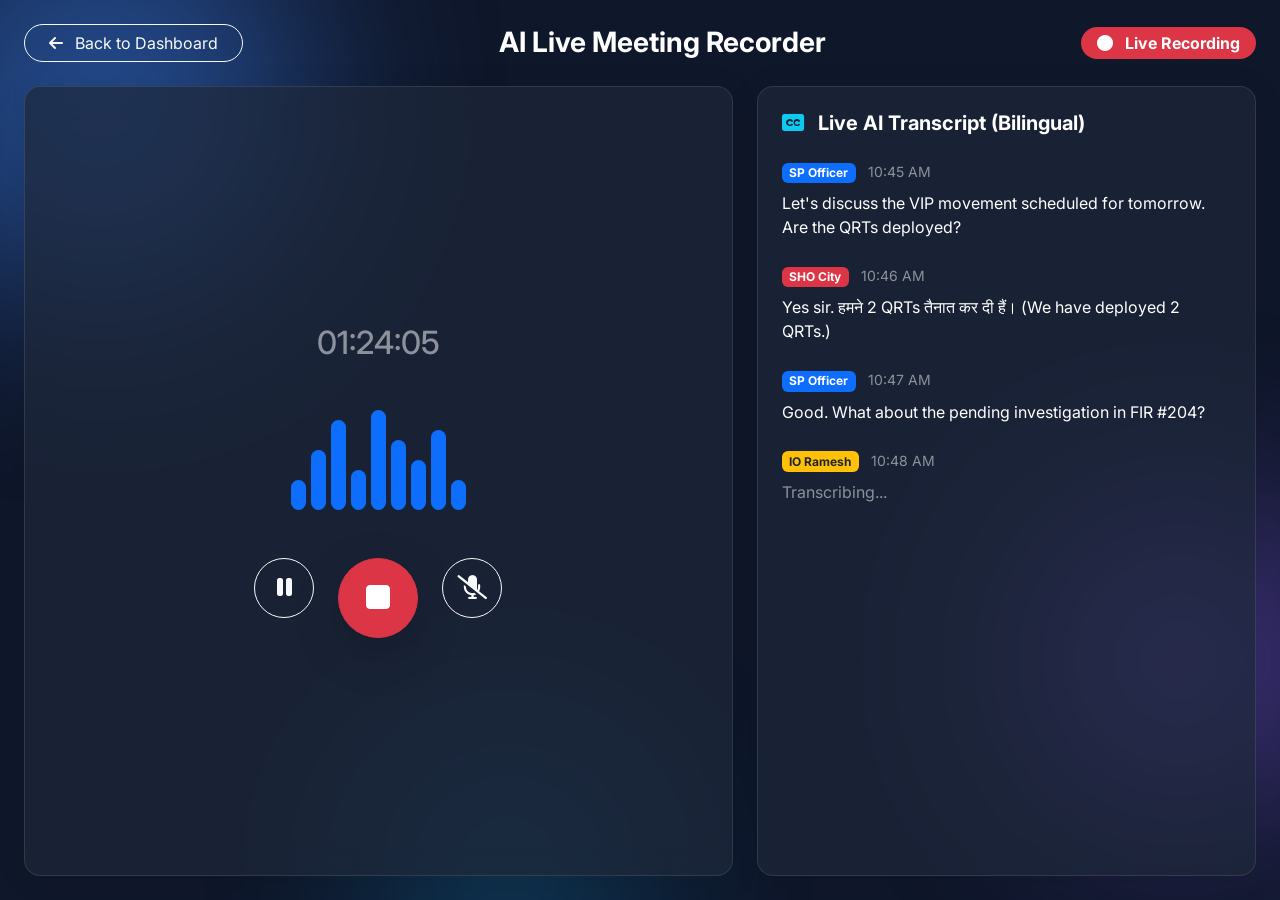
<file: meeting-recorder.html>
<!DOCTYPE html>
<html lang="en">
<head>
    <meta charset="UTF-8">
    <meta name="viewport" content="width=device-width, initial-scale=1.0">
    <title>AI Meeting Recorder</title>
    <link href="https://cdn.jsdelivr.net/npm/bootstrap@5.3.2/dist/css/bootstrap.min.css" rel="stylesheet">
    <link rel="stylesheet" href="https://cdnjs.cloudflare.com/ajax/libs/font-awesome/6.4.2/css/all.min.css">
    <link href="https://fonts.googleapis.com/css2?family=Inter:wght@300;400;500;600;700&display=swap" rel="stylesheet">
    <link rel="stylesheet" href="style.css">
</head>
<body class="dark-theme">
    
    <div class="bg-shape shape-1"></div>
    <div class="bg-shape shape-2"></div>
    <div class="bg-shape shape-3"></div>

    <div class="container-fluid min-vh-100 d-flex flex-column p-4">
        <div class="d-flex justify-content-between align-items-center mb-4">
            <a href="index.html" class="btn btn-outline-light rounded-pill px-4"><i class="fa-solid fa-arrow-left me-2"></i> Back to Dashboard</a>
            <h3 class="text-white fw-bold mb-0">AI Live Meeting Recorder</h3>
            <div class="badge bg-danger rounded-pill px-3 py-2 fs-6">
                <i class="fa-solid fa-circle text-white me-2" style="animation: pulse 1s infinite alternate;"></i> Live Recording
            </div>
        </div>

        <div class="row flex-grow-1 g-4">
            <!-- Audio Visualizer and Controls -->
            <div class="col-lg-7 d-flex flex-column">
                <div class="glass-card p-4 rounded-4 flex-grow-1 d-flex flex-column justify-content-center align-items-center position-relative">
                    
                    <h2 class="text-white-50 mb-5">01:24:05</h2>
                    
                    <!-- Fake Audio Visualizer -->
                    <div class="d-flex align-items-end mb-5" style="height: 100px; gap: 5px;">
                        <div class="bg-primary rounded-pill" style="width: 15px; height: 30%;"></div>
                        <div class="bg-primary rounded-pill" style="width: 15px; height: 60%;"></div>
                        <div class="bg-primary rounded-pill" style="width: 15px; height: 90%;"></div>
                        <div class="bg-primary rounded-pill" style="width: 15px; height: 40%;"></div>
                        <div class="bg-primary rounded-pill" style="width: 15px; height: 100%;"></div>
                        <div class="bg-primary rounded-pill" style="width: 15px; height: 70%;"></div>
                        <div class="bg-primary rounded-pill" style="width: 15px; height: 50%;"></div>
                        <div class="bg-primary rounded-pill" style="width: 15px; height: 80%;"></div>
                        <div class="bg-primary rounded-pill" style="width: 15px; height: 30%;"></div>
                    </div>

                    <div class="d-flex gap-4">
                        <button class="btn btn-outline-light rounded-circle" style="width: 60px; height: 60px;"><i class="fa-solid fa-pause fs-4"></i></button>
                        <button class="btn btn-danger rounded-circle shadow-lg" style="width: 80px; height: 80px;"><i class="fa-solid fa-stop fs-2"></i></button>
                        <button class="btn btn-outline-light rounded-circle" style="width: 60px; height: 60px;"><i class="fa-solid fa-microphone-slash fs-4"></i></button>
                    </div>
                </div>
            </div>

            <!-- Live Transcript -->
            <div class="col-lg-5">
                <div class="glass-card p-4 rounded-4 h-100 d-flex flex-column">
                    <h5 class="text-white fw-bold mb-4"><i class="fa-solid fa-closed-captioning text-info me-2"></i> Live AI Transcript (Bilingual)</h5>
                    
                    <div class="flex-grow-1 overflow-auto pe-2" style="max-height: 500px;">
                        <div class="mb-4">
                            <span class="badge bg-primary mb-2">SP Officer</span> <span class="text-white-50 small ms-2">10:45 AM</span>
                            <p class="text-white">Let's discuss the VIP movement scheduled for tomorrow. Are the QRTs deployed?</p>
                        </div>
                        <div class="mb-4">
                            <span class="badge bg-danger mb-2">SHO City</span> <span class="text-white-50 small ms-2">10:46 AM</span>
                            <p class="text-white">Yes sir. हमने 2 QRTs तैनात कर दी हैं। (We have deployed 2 QRTs.)</p>
                        </div>
                        <div class="mb-4">
                            <span class="badge bg-primary mb-2">SP Officer</span> <span class="text-white-50 small ms-2">10:47 AM</span>
                            <p class="text-white">Good. What about the pending investigation in FIR #204?</p>
                        </div>
                        <div class="mb-4 position-relative">
                            <span class="badge bg-warning text-dark mb-2">IO Ramesh</span> <span class="text-white-50 small ms-2">10:48 AM</span>
                            <div class="spinner-grow spinner-grow-sm text-info ms-2" role="status"></div>
                            <p class="text-white-50">Transcribing...</p>
                        </div>
                    </div>
                </div>
            </div>
        </div>
    </div>

    <style>
        @keyframes pulse {
            0% { opacity: 0.5; }
            100% { opacity: 1; }
        }
    </style>
</body>
</html>
</file>
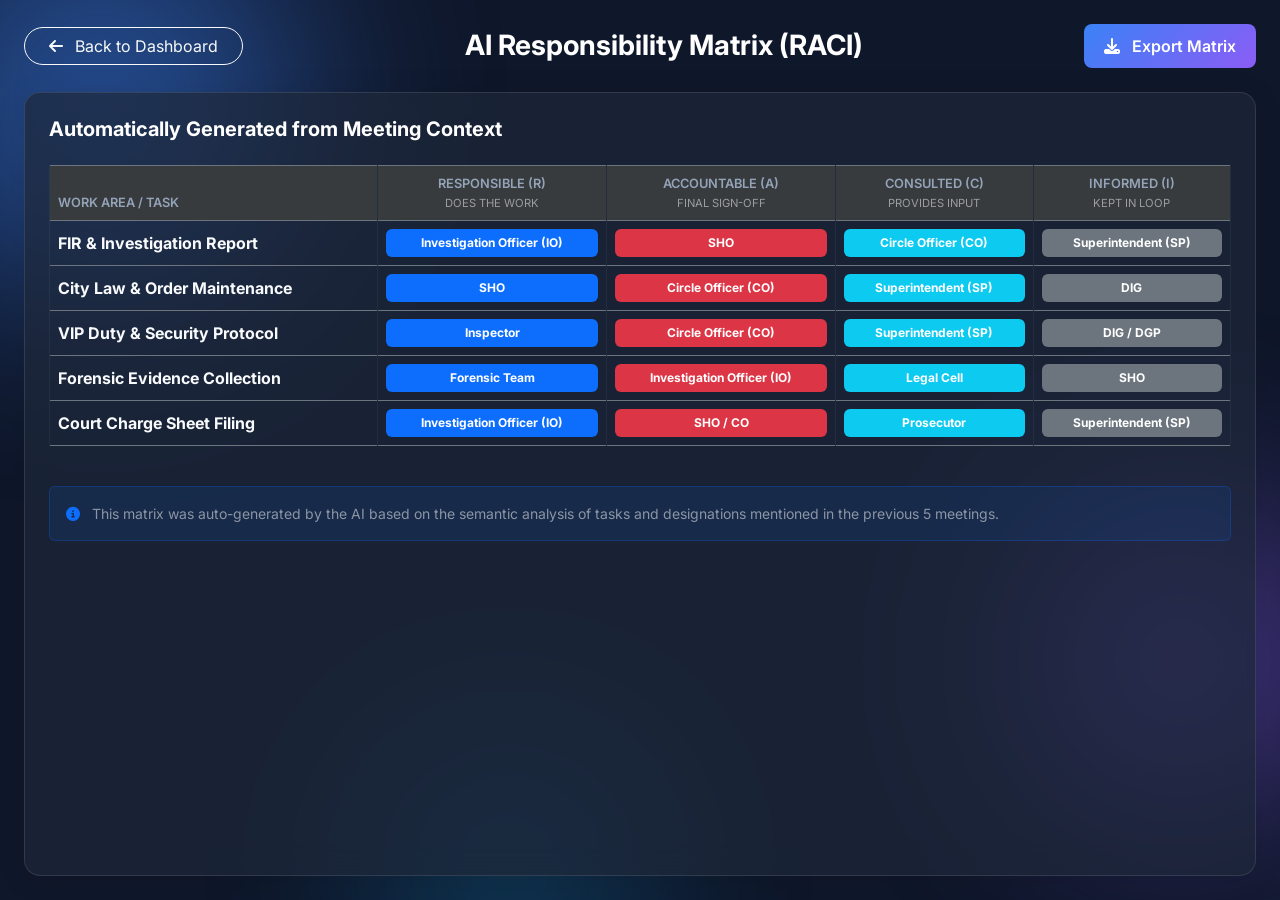
<file: raci.html>
<!DOCTYPE html>
<html lang="en">
<head>
    <meta charset="UTF-8">
    <meta name="viewport" content="width=device-width, initial-scale=1.0">
    <title>AI RACI Matrix</title>
    <link href="https://cdn.jsdelivr.net/npm/bootstrap@5.3.2/dist/css/bootstrap.min.css" rel="stylesheet">
    <link rel="stylesheet" href="https://cdnjs.cloudflare.com/ajax/libs/font-awesome/6.4.2/css/all.min.css">
    <link href="https://fonts.googleapis.com/css2?family=Inter:wght@300;400;500;600;700&display=swap" rel="stylesheet">
    <link rel="stylesheet" href="style.css">
</head>
<body class="dark-theme">
    
    <div class="bg-shape shape-1"></div>
    <div class="bg-shape shape-2"></div>
    <div class="bg-shape shape-3"></div>

    <div class="container-fluid min-vh-100 d-flex flex-column p-4">
        <div class="d-flex justify-content-between align-items-center mb-4">
            <a href="index.html" class="btn btn-outline-light rounded-pill px-4"><i class="fa-solid fa-arrow-left me-2"></i> Back to Dashboard</a>
            <h3 class="text-white fw-bold mb-0">AI Responsibility Matrix (RACI)</h3>
            <button class="btn btn-primary premium-btn">
                <i class="fa-solid fa-download me-2"></i> Export Matrix
            </button>
        </div>

        <div class="glass-card p-4 rounded-4 flex-grow-1">
            <h5 class="text-white fw-bold mb-4">Automatically Generated from Meeting Context</h5>
            
            <div class="table-responsive">
                <table class="table table-dark table-bordered border-secondary glass-table text-center align-middle">
                    <thead class="table-active text-white-50">
                        <tr>
                            <th class="text-start">Work Area / Task</th>
                            <th>Responsible (R)<br><small class="text-white-50 fw-normal">Does the work</small></th>
                            <th>Accountable (A)<br><small class="text-white-50 fw-normal">Final sign-off</small></th>
                            <th>Consulted (C)<br><small class="text-white-50 fw-normal">Provides input</small></th>
                            <th>Informed (I)<br><small class="text-white-50 fw-normal">Kept in loop</small></th>
                        </tr>
                    </thead>
                    <tbody>
                        <tr>
                            <td class="text-start fw-bold">FIR & Investigation Report</td>
                            <td><span class="badge bg-primary p-2 w-100">Investigation Officer (IO)</span></td>
                            <td><span class="badge bg-danger p-2 w-100">SHO</span></td>
                            <td><span class="badge bg-info p-2 w-100">Circle Officer (CO)</span></td>
                            <td><span class="badge bg-secondary p-2 w-100">Superintendent (SP)</span></td>
                        </tr>
                        <tr>
                            <td class="text-start fw-bold">City Law & Order Maintenance</td>
                            <td><span class="badge bg-primary p-2 w-100">SHO</span></td>
                            <td><span class="badge bg-danger p-2 w-100">Circle Officer (CO)</span></td>
                            <td><span class="badge bg-info p-2 w-100">Superintendent (SP)</span></td>
                            <td><span class="badge bg-secondary p-2 w-100">DIG</span></td>
                        </tr>
                        <tr>
                            <td class="text-start fw-bold">VIP Duty & Security Protocol</td>
                            <td><span class="badge bg-primary p-2 w-100">Inspector</span></td>
                            <td><span class="badge bg-danger p-2 w-100">Circle Officer (CO)</span></td>
                            <td><span class="badge bg-info p-2 w-100">Superintendent (SP)</span></td>
                            <td><span class="badge bg-secondary p-2 w-100">DIG / DGP</span></td>
                        </tr>
                        <tr>
                            <td class="text-start fw-bold">Forensic Evidence Collection</td>
                            <td><span class="badge bg-primary p-2 w-100">Forensic Team</span></td>
                            <td><span class="badge bg-danger p-2 w-100">Investigation Officer (IO)</span></td>
                            <td><span class="badge bg-info p-2 w-100">Legal Cell</span></td>
                            <td><span class="badge bg-secondary p-2 w-100">SHO</span></td>
                        </tr>
                        <tr>
                            <td class="text-start fw-bold">Court Charge Sheet Filing</td>
                            <td><span class="badge bg-primary p-2 w-100">Investigation Officer (IO)</span></td>
                            <td><span class="badge bg-danger p-2 w-100">SHO / CO</span></td>
                            <td><span class="badge bg-info p-2 w-100">Prosecutor</span></td>
                            <td><span class="badge bg-secondary p-2 w-100">Superintendent (SP)</span></td>
                        </tr>
                    </tbody>
                </table>
            </div>
            
            <div class="mt-4 p-3 bg-primary bg-opacity-10 border border-primary border-opacity-25 rounded text-white-50 small">
                <i class="fa-solid fa-circle-info text-primary me-2"></i> This matrix was auto-generated by the AI based on the semantic analysis of tasks and designations mentioned in the previous 5 meetings.
            </div>
        </div>
    </div>
</body>
</html>
</file>
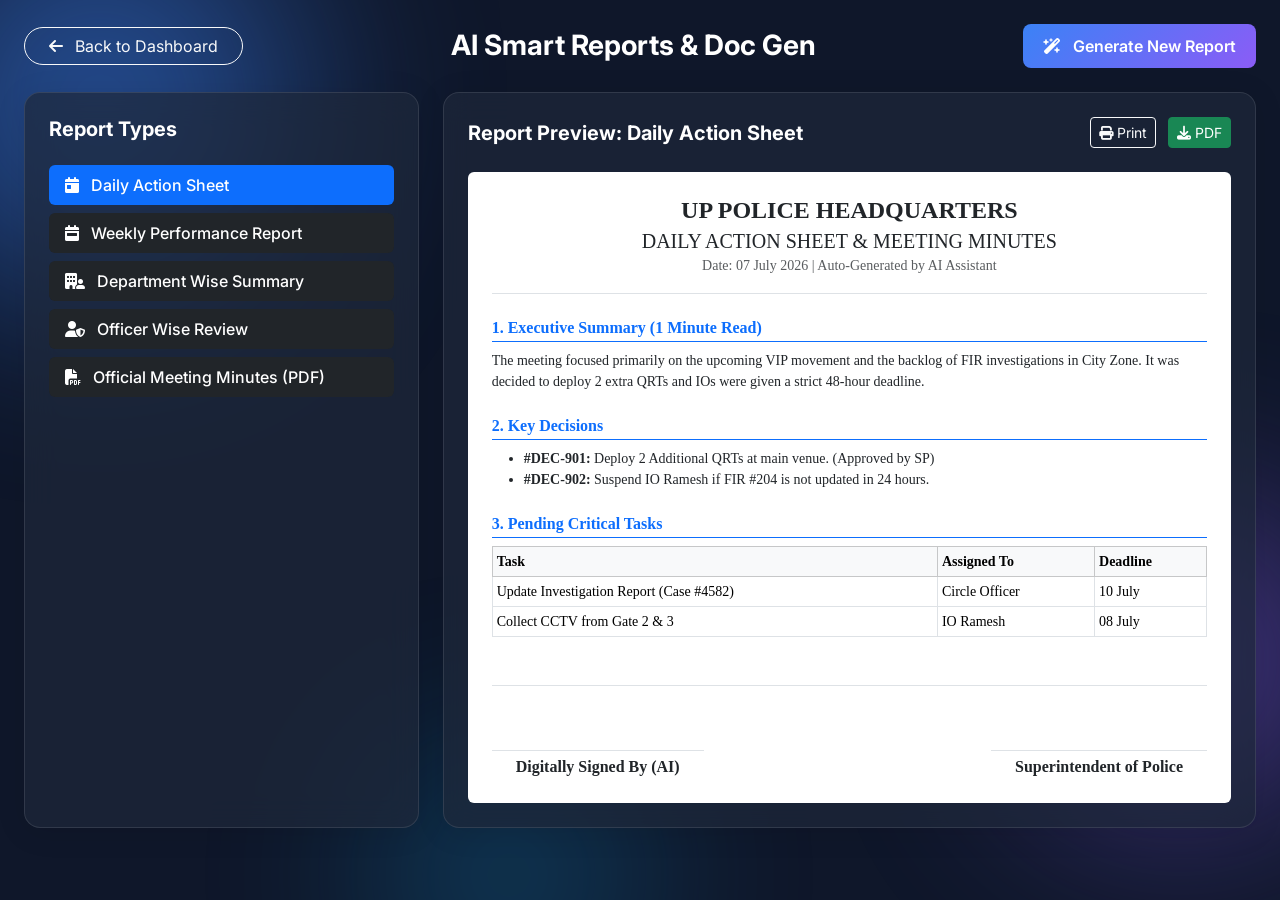
<file: reports.html>
<!DOCTYPE html>
<html lang="en">
<head>
    <meta charset="UTF-8">
    <meta name="viewport" content="width=device-width, initial-scale=1.0">
    <title>AI Smart Reports & Doc Gen</title>
    <link href="https://cdn.jsdelivr.net/npm/bootstrap@5.3.2/dist/css/bootstrap.min.css" rel="stylesheet">
    <link rel="stylesheet" href="https://cdnjs.cloudflare.com/ajax/libs/font-awesome/6.4.2/css/all.min.css">
    <link href="https://fonts.googleapis.com/css2?family=Inter:wght@300;400;500;600;700&display=swap" rel="stylesheet">
    <link rel="stylesheet" href="style.css">
</head>
<body class="dark-theme">
    
    <div class="bg-shape shape-1"></div>
    <div class="bg-shape shape-2"></div>
    <div class="bg-shape shape-3"></div>

    <div class="container-fluid min-vh-100 d-flex flex-column p-4">
        <div class="d-flex justify-content-between align-items-center mb-4">
            <a href="index.html" class="btn btn-outline-light rounded-pill px-4"><i class="fa-solid fa-arrow-left me-2"></i> Back to Dashboard</a>
            <h3 class="text-white fw-bold mb-0">AI Smart Reports & Doc Gen</h3>
            <button class="btn btn-primary premium-btn">
                <i class="fa-solid fa-wand-magic-sparkles me-2"></i> Generate New Report
            </button>
        </div>

        <div class="row g-4">
            <div class="col-lg-4">
                <div class="glass-card p-4 rounded-4 h-100">
                    <h5 class="text-white fw-bold mb-4">Report Types</h5>
                    
                    <div class="list-group">
                        <button class="list-group-item list-group-item-action active bg-primary border-0 text-white mb-2 rounded">
                            <i class="fa-solid fa-calendar-day me-2"></i> Daily Action Sheet
                        </button>
                        <button class="list-group-item list-group-item-action bg-dark border-0 text-white mb-2 rounded border border-secondary border-opacity-25">
                            <i class="fa-solid fa-calendar-week me-2"></i> Weekly Performance Report
                        </button>
                        <button class="list-group-item list-group-item-action bg-dark border-0 text-white mb-2 rounded border border-secondary border-opacity-25">
                            <i class="fa-solid fa-building-user me-2"></i> Department Wise Summary
                        </button>
                        <button class="list-group-item list-group-item-action bg-dark border-0 text-white mb-2 rounded border border-secondary border-opacity-25">
                            <i class="fa-solid fa-user-shield me-2"></i> Officer Wise Review
                        </button>
                        <button class="list-group-item list-group-item-action bg-dark border-0 text-white mb-2 rounded border border-secondary border-opacity-25">
                            <i class="fa-solid fa-file-pdf me-2"></i> Official Meeting Minutes (PDF)
                        </button>
                    </div>
                </div>
            </div>

            <div class="col-lg-8">
                <div class="glass-card p-4 rounded-4 h-100">
                    <div class="d-flex justify-content-between align-items-center mb-4">
                        <h5 class="text-white fw-bold mb-0">Report Preview: Daily Action Sheet</h5>
                        <div>
                            <button class="btn btn-sm btn-outline-light me-2"><i class="fa-solid fa-print"></i> Print</button>
                            <button class="btn btn-sm btn-success"><i class="fa-solid fa-download"></i> PDF</button>
                        </div>
                    </div>
                    
                    <div class="bg-white text-dark p-4 rounded" style="min-height: 400px; font-family: serif;">
                        <div class="text-center mb-4 border-bottom pb-3">
                            <h4 class="fw-bold mb-1">UP POLICE HEADQUARTERS</h4>
                            <h5 class="mb-0">DAILY ACTION SHEET & MEETING MINUTES</h5>
                            <small class="text-muted">Date: 07 July 2026 | Auto-Generated by AI Assistant</small>
                        </div>
                        
                        <h6 class="fw-bold text-primary border-bottom border-primary pb-1">1. Executive Summary (1 Minute Read)</h6>
                        <p class="small">The meeting focused primarily on the upcoming VIP movement and the backlog of FIR investigations in City Zone. It was decided to deploy 2 extra QRTs and IOs were given a strict 48-hour deadline.</p>
                        
                        <h6 class="fw-bold text-primary border-bottom border-primary pb-1 mt-4">2. Key Decisions</h6>
                        <ul class="small">
                            <li><strong>#DEC-901:</strong> Deploy 2 Additional QRTs at main venue. (Approved by SP)</li>
                            <li><strong>#DEC-902:</strong> Suspend IO Ramesh if FIR #204 is not updated in 24 hours.</li>
                        </ul>
                        
                        <h6 class="fw-bold text-primary border-bottom border-primary pb-1 mt-4">3. Pending Critical Tasks</h6>
                        <table class="table table-sm table-bordered small mt-2">
                            <thead class="table-light">
                                <tr>
                                    <th>Task</th>
                                    <th>Assigned To</th>
                                    <th>Deadline</th>
                                </tr>
                            </thead>
                            <tbody>
                                <tr>
                                    <td>Update Investigation Report (Case #4582)</td>
                                    <td>Circle Officer</td>
                                    <td>10 July</td>
                                </tr>
                                <tr>
                                    <td>Collect CCTV from Gate 2 & 3</td>
                                    <td>IO Ramesh</td>
                                    <td>08 July</td>
                                </tr>
                            </tbody>
                        </table>
                        
                        <div class="mt-5 pt-3 border-top d-flex justify-content-between">
                            <div class="text-center">
                                <br><br>
                                <span class="fw-bold border-top px-4 pt-1 d-inline-block">Digitally Signed By (AI)</span>
                            </div>
                            <div class="text-center">
                                <br><br>
                                <span class="fw-bold border-top px-4 pt-1 d-inline-block">Superintendent of Police</span>
                            </div>
                        </div>
                    </div>
                </div>
            </div>
        </div>
    </div>
</body>
</html>
</file>
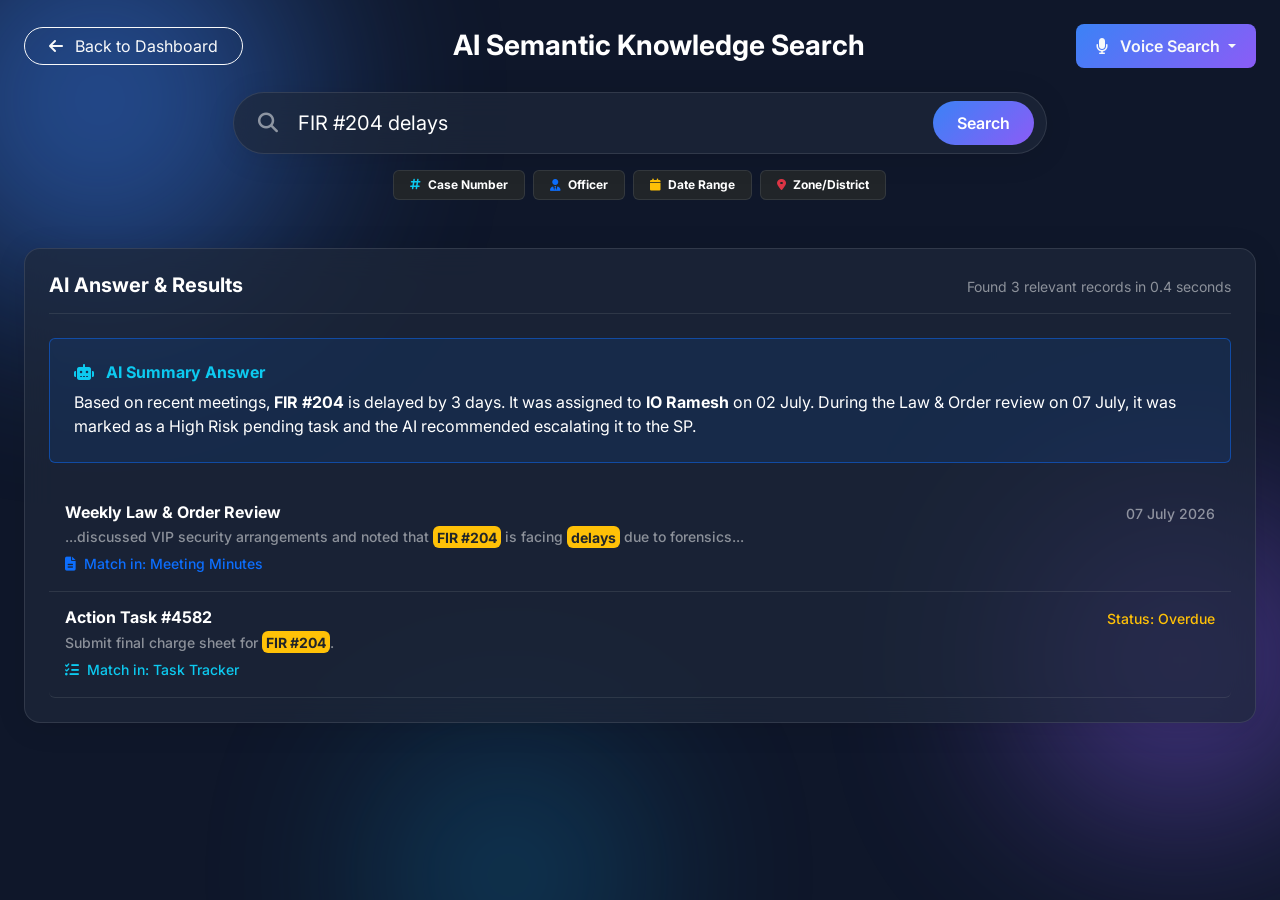
<file: search.html>
<!DOCTYPE html>
<html lang="en">
<head>
    <meta charset="UTF-8">
    <meta name="viewport" content="width=device-width, initial-scale=1.0">
    <title>AI Meeting Search (Semantic)</title>
    <link href="https://cdn.jsdelivr.net/npm/bootstrap@5.3.2/dist/css/bootstrap.min.css" rel="stylesheet">
    <link rel="stylesheet" href="https://cdnjs.cloudflare.com/ajax/libs/font-awesome/6.4.2/css/all.min.css">
    <link href="https://fonts.googleapis.com/css2?family=Inter:wght@300;400;500;600;700&display=swap" rel="stylesheet">
    <link rel="stylesheet" href="style.css">
</head>
<body class="dark-theme">
    
    <div class="bg-shape shape-1"></div>
    <div class="bg-shape shape-2"></div>
    <div class="bg-shape shape-3"></div>

    <div class="container-fluid min-vh-100 d-flex flex-column p-4">
        <div class="d-flex justify-content-between align-items-center mb-4">
            <a href="index.html" class="btn btn-outline-light rounded-pill px-4"><i class="fa-solid fa-arrow-left me-2"></i> Back to Dashboard</a>
            <h3 class="text-white fw-bold mb-0">AI Semantic Knowledge Search</h3>
            <div class="dropdown">
                <button class="btn btn-outline-light premium-btn dropdown-toggle" type="button" data-bs-toggle="dropdown">
                    <i class="fa-solid fa-microphone me-2"></i> Voice Search
                </button>
                <ul class="dropdown-menu dropdown-menu-dark p-3" style="width: 250px;">
                    <li class="text-center text-white-50 small mb-2">Try saying:</li>
                    <li class="fst-italic text-info text-center small">"Show pending tasks for IO Ramesh"</li>
                    <li class="text-center mt-3"><button class="btn btn-danger rounded-circle"><i class="fa-solid fa-microphone"></i></button></li>
                </ul>
            </div>
        </div>

        <!-- Search Bar -->
        <div class="row justify-content-center mb-5">
            <div class="col-lg-8">
                <div class="glass-card p-2 rounded-pill d-flex align-items-center">
                    <i class="fa-solid fa-magnifying-glass text-white-50 ms-3 me-2 fs-5"></i>
                    <input type="text" class="form-control bg-transparent border-0 text-white shadow-none fs-5" placeholder="Search by Officer, FIR #, Keyword, or Ask a Question..." value="FIR #204 delays">
                    <button class="btn btn-primary premium-btn rounded-pill px-4 me-1">Search</button>
                </div>
                <div class="d-flex justify-content-center mt-3 gap-2 flex-wrap">
                    <span class="badge bg-dark border border-secondary border-opacity-25 px-3 py-2"><i class="fa-solid fa-hashtag text-info me-1"></i> Case Number</span>
                    <span class="badge bg-dark border border-secondary border-opacity-25 px-3 py-2"><i class="fa-solid fa-user-tie text-primary me-1"></i> Officer</span>
                    <span class="badge bg-dark border border-secondary border-opacity-25 px-3 py-2"><i class="fa-solid fa-calendar text-warning me-1"></i> Date Range</span>
                    <span class="badge bg-dark border border-secondary border-opacity-25 px-3 py-2"><i class="fa-solid fa-location-dot text-danger me-1"></i> Zone/District</span>
                </div>
            </div>
        </div>

        <!-- Search Results -->
        <div class="row g-4">
            <div class="col-12">
                <div class="glass-card p-4 rounded-4">
                    <div class="d-flex justify-content-between align-items-end mb-4 border-bottom border-secondary border-opacity-25 pb-3">
                        <h5 class="text-white fw-bold mb-0">AI Answer & Results</h5>
                        <span class="text-white-50 small">Found 3 relevant records in 0.4 seconds</span>
                    </div>

                    <!-- Semantic Answer -->
                    <div class="bg-primary bg-opacity-10 border border-primary border-opacity-50 p-4 rounded mb-4">
                        <h6 class="text-info fw-bold mb-2"><i class="fa-solid fa-robot me-2"></i> AI Summary Answer</h6>
                        <p class="text-white mb-0">Based on recent meetings, <strong>FIR #204</strong> is delayed by 3 days. It was assigned to <strong>IO Ramesh</strong> on 02 July. During the Law & Order review on 07 July, it was marked as a High Risk pending task and the AI recommended escalating it to the SP.</p>
                    </div>

                    <!-- Exact File Matches -->
                    <div class="list-group glass-table">
                        <a href="#" class="list-group-item list-group-item-action bg-transparent border-bottom border-secondary border-opacity-25 py-3">
                            <div class="d-flex w-100 justify-content-between">
                                <h6 class="text-white fw-bold mb-1">Weekly Law & Order Review</h6>
                                <small class="text-white-50">07 July 2026</small>
                            </div>
                            <p class="mb-1 text-white-50 small">...discussed VIP security arrangements and noted that <mark class="bg-warning px-1 rounded text-dark fw-bold">FIR #204</mark> is facing <mark class="bg-warning px-1 rounded text-dark fw-bold">delays</mark> due to forensics...</p>
                            <small class="text-primary"><i class="fa-solid fa-file-lines me-1"></i> Match in: Meeting Minutes</small>
                        </a>
                        
                        <a href="#" class="list-group-item list-group-item-action bg-transparent border-bottom border-secondary border-opacity-25 py-3">
                            <div class="d-flex w-100 justify-content-between">
                                <h6 class="text-white fw-bold mb-1">Action Task #4582</h6>
                                <small class="text-warning">Status: Overdue</small>
                            </div>
                            <p class="mb-1 text-white-50 small">Submit final charge sheet for <mark class="bg-warning px-1 rounded text-dark fw-bold">FIR #204</mark>.</p>
                            <small class="text-info"><i class="fa-solid fa-list-check me-1"></i> Match in: Task Tracker</small>
                        </a>
                    </div>
                </div>
            </div>
        </div>
    </div>
</body>
</html>
</file>
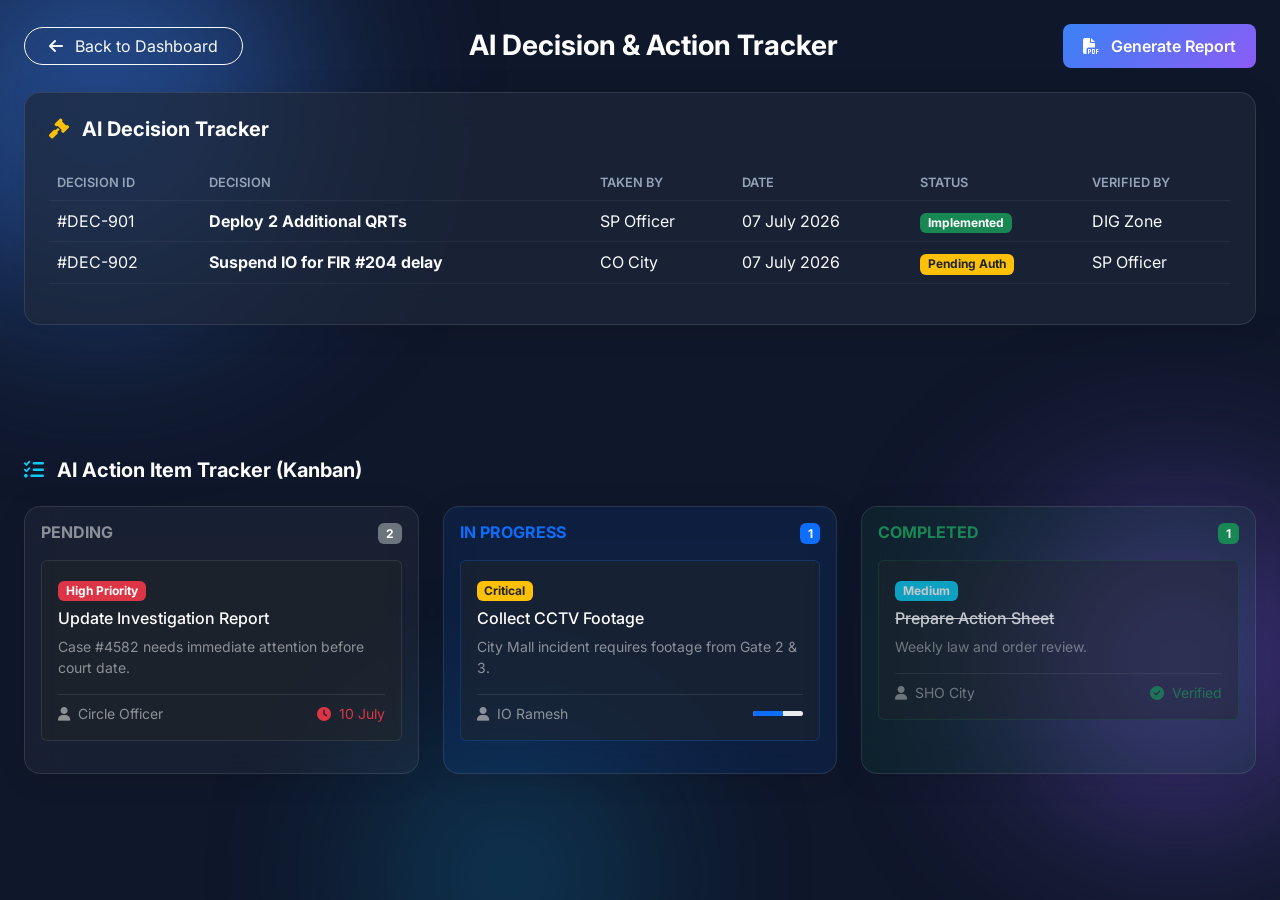
<file: tasks.html>
<!DOCTYPE html>
<html lang="en">
<head>
    <meta charset="UTF-8">
    <meta name="viewport" content="width=device-width, initial-scale=1.0">
    <title>AI Action & Decision Tracker</title>
    <link href="https://cdn.jsdelivr.net/npm/bootstrap@5.3.2/dist/css/bootstrap.min.css" rel="stylesheet">
    <link rel="stylesheet" href="https://cdnjs.cloudflare.com/ajax/libs/font-awesome/6.4.2/css/all.min.css">
    <link href="https://fonts.googleapis.com/css2?family=Inter:wght@300;400;500;600;700&display=swap" rel="stylesheet">
    <link rel="stylesheet" href="style.css">
</head>
<body class="dark-theme">
    
    <div class="bg-shape shape-1"></div>
    <div class="bg-shape shape-2"></div>
    <div class="bg-shape shape-3"></div>

    <div class="container-fluid min-vh-100 d-flex flex-column p-4">
        <div class="d-flex justify-content-between align-items-center mb-4">
            <a href="index.html" class="btn btn-outline-light rounded-pill px-4"><i class="fa-solid fa-arrow-left me-2"></i> Back to Dashboard</a>
            <h3 class="text-white fw-bold mb-0">AI Decision & Action Tracker</h3>
            <button class="btn btn-primary premium-btn">
                <i class="fa-solid fa-file-pdf me-2"></i> Generate Report
            </button>
        </div>

        <div class="row g-4 flex-grow-1">
            <!-- Decision Tracker -->
            <div class="col-12">
                <div class="glass-card p-4 rounded-4">
                    <h5 class="text-white fw-bold mb-4"><i class="fa-solid fa-gavel text-warning me-2"></i> AI Decision Tracker</h5>
                    <div class="table-responsive">
                        <table class="table table-dark table-hover glass-table align-middle">
                            <thead>
                                <tr>
                                    <th>Decision ID</th>
                                    <th>Decision</th>
                                    <th>Taken By</th>
                                    <th>Date</th>
                                    <th>Status</th>
                                    <th>Verified By</th>
                                </tr>
                            </thead>
                            <tbody>
                                <tr>
                                    <td>#DEC-901</td>
                                    <td class="fw-bold">Deploy 2 Additional QRTs</td>
                                    <td>SP Officer</td>
                                    <td>07 July 2026</td>
                                    <td><span class="badge bg-success">Implemented</span></td>
                                    <td>DIG Zone</td>
                                </tr>
                                <tr>
                                    <td>#DEC-902</td>
                                    <td class="fw-bold">Suspend IO for FIR #204 delay</td>
                                    <td>CO City</td>
                                    <td>07 July 2026</td>
                                    <td><span class="badge bg-warning text-dark">Pending Auth</span></td>
                                    <td>SP Officer</td>
                                </tr>
                            </tbody>
                        </table>
                    </div>
                </div>
            </div>

            <!-- Task Board -->
            <div class="col-12">
                <h5 class="text-white fw-bold mb-4 mt-2"><i class="fa-solid fa-list-check text-info me-2"></i> AI Action Item Tracker (Kanban)</h5>
                <div class="row g-4">
                    <!-- Pending -->
                    <div class="col-md-4">
                        <div class="glass-card p-3 rounded-4 h-100 bg-opacity-10 bg-secondary">
                            <h6 class="text-white-50 fw-bold mb-3 d-flex justify-content-between">
                                PENDING <span class="badge bg-secondary">2</span>
                            </h6>
                            
                            <div class="bg-dark bg-opacity-50 p-3 rounded mb-3 border border-secondary border-opacity-25">
                                <span class="badge bg-danger mb-2">High Priority</span>
                                <h6 class="text-white">Update Investigation Report</h6>
                                <p class="text-white-50 small mb-2">Case #4582 needs immediate attention before court date.</p>
                                <div class="d-flex justify-content-between align-items-center mt-3 pt-2 border-top border-secondary border-opacity-25">
                                    <small class="text-white-50"><i class="fa-solid fa-user me-1"></i> Circle Officer</small>
                                    <small class="text-danger"><i class="fa-solid fa-clock me-1"></i> 10 July</small>
                                </div>
                            </div>
                        </div>
                    </div>

                    <!-- In Progress -->
                    <div class="col-md-4">
                        <div class="glass-card p-3 rounded-4 h-100 bg-opacity-10 bg-primary">
                            <h6 class="text-primary fw-bold mb-3 d-flex justify-content-between">
                                IN PROGRESS <span class="badge bg-primary">1</span>
                            </h6>
                            
                            <div class="bg-dark bg-opacity-50 p-3 rounded mb-3 border border-primary border-opacity-25">
                                <span class="badge bg-warning text-dark mb-2">Critical</span>
                                <h6 class="text-white">Collect CCTV Footage</h6>
                                <p class="text-white-50 small mb-2">City Mall incident requires footage from Gate 2 & 3.</p>
                                <div class="d-flex justify-content-between align-items-center mt-3 pt-2 border-top border-secondary border-opacity-25">
                                    <small class="text-white-50"><i class="fa-solid fa-user me-1"></i> IO Ramesh</small>
                                    <div class="progress" style="width: 50px; height: 5px;">
                                        <div class="progress-bar bg-primary" style="width: 60%"></div>
                                    </div>
                                </div>
                            </div>
                        </div>
                    </div>

                    <!-- Completed -->
                    <div class="col-md-4">
                        <div class="glass-card p-3 rounded-4 h-100 bg-opacity-10 bg-success">
                            <h6 class="text-success fw-bold mb-3 d-flex justify-content-between">
                                COMPLETED <span class="badge bg-success">1</span>
                            </h6>
                            
                            <div class="bg-dark bg-opacity-50 p-3 rounded mb-3 border border-success border-opacity-25 opacity-75">
                                <span class="badge bg-info mb-2">Medium</span>
                                <h6 class="text-white text-decoration-line-through">Prepare Action Sheet</h6>
                                <p class="text-white-50 small mb-2">Weekly law and order review.</p>
                                <div class="d-flex justify-content-between align-items-center mt-3 pt-2 border-top border-secondary border-opacity-25">
                                    <small class="text-white-50"><i class="fa-solid fa-user me-1"></i> SHO City</small>
                                    <small class="text-success"><i class="fa-solid fa-check-circle me-1"></i> Verified</small>
                                </div>
                            </div>
                        </div>
                    </div>

                </div>
            </div>
        </div>
    </div>
</body>
</html>
</file>
<file: style.css>
/* 
    AI Meeting Assistant (Enterprise Edition) 
    Premium Dark Mode & Glassmorphism Styles 
*/

:root {
    --primary-color: #3b82f6;
    --secondary-color: #8b5cf6;
    --bg-dark: #0f172a;
    --glass-bg: rgba(30, 41, 59, 0.7);
    --glass-border: rgba(255, 255, 255, 0.1);
    --text-primary: #f8fafc;
    --text-muted: #94a3b8;
    --danger: #ef4444;
    --warning: #f59e0b;
    --success: #10b981;
    --info: #0ea5e9;
}

body.dark-theme {
    background-color: var(--bg-dark);
    color: var(--text-primary);
    font-family: 'Inter', sans-serif;
    overflow-x: hidden;
    position: relative;
    min-height: 100vh;
}

/* Background Abstract Shapes */
.bg-shape {
    position: fixed;
    border-radius: 50%;
    filter: blur(100px);
    z-index: -1;
    opacity: 0.5;
}
.shape-1 {
    width: 400px;
    height: 400px;
    background: var(--primary-color);
    top: -100px;
    left: -100px;
}
.shape-2 {
    width: 300px;
    height: 300px;
    background: var(--secondary-color);
    bottom: 10%;
    right: -50px;
}
.shape-3 {
    width: 250px;
    height: 250px;
    background: var(--info);
    bottom: -100px;
    left: 30%;
    opacity: 0.3;
}

/* Glassmorphism Utilities */
.glass-card, .glass-sidebar, .glass-navbar {
    background: var(--glass-bg);
    backdrop-filter: blur(16px);
    -webkit-backdrop-filter: blur(16px);
    border: 1px solid var(--glass-border);
    box-shadow: 0 4px 30px rgba(0, 0, 0, 0.1);
}

/* Sidebar */
#wrapper {
    display: flex;
    min-height: 100vh;
}

#sidebar-wrapper {
    width: 260px;
    transition: all 0.3s ease;
    border-right: 1px solid var(--glass-border);
}

.list-group-item {
    border: none;
    font-weight: 500;
    transition: all 0.2s ease;
}

.list-group-item:hover, .active-nav {
    background: rgba(255,255,255,0.1) !important;
    transform: translateX(5px);
}
.active-nav {
    border-left: 4px solid var(--primary-color) !important;
}

/* Page Content */
#page-content-wrapper {
    flex-grow: 1;
    overflow-y: auto;
}

/* Stats Cards */
.stat-card {
    transition: transform 0.3s ease;
}
.stat-card:hover {
    transform: translateY(-5px);
}
.border-left-primary { border-left: 4px solid var(--primary-color); }
.border-left-warning { border-left: 4px solid var(--warning); }
.border-left-danger { border-left: 4px solid var(--danger); }
.border-left-success { border-left: 4px solid var(--success); }

.icon-box {
    width: 48px;
    height: 48px;
    border-radius: 12px;
    display: flex;
    align-items: center;
    justify-content: center;
    font-size: 20px;
}

/* Custom Buttons */
.premium-btn {
    background: linear-gradient(135deg, var(--primary-color), var(--secondary-color));
    border: none;
    padding: 10px 20px;
    border-radius: 8px;
    font-weight: 600;
    transition: all 0.3s ease;
}
.premium-btn:hover {
    box-shadow: 0 0 15px rgba(139, 92, 246, 0.5);
    transform: translateY(-2px);
}

/* Language Toggle Switch */
.language-switch {
    position: relative;
    width: 60px;
    height: 30px;
}
.language-switch .checkbox {
    opacity: 0;
    position: absolute;
}
.language-switch .label {
    background-color: rgba(255,255,255,0.1);
    border: 1px solid var(--glass-border);
    border-radius: 50px;
    cursor: pointer;
    display: flex;
    align-items: center;
    justify-content: space-between;
    padding: 5px;
    position: relative;
    height: 30px;
    width: 60px;
}
.language-switch .label .ball {
    background-color: white;
    border-radius: 50%;
    position: absolute;
    top: 2px;
    left: 2px;
    height: 24px;
    width: 24px;
    transform: translateX(0px);
    transition: transform 0.2s linear;
}
.language-switch .checkbox:checked + .label .ball {
    transform: translateX(30px);
}
.language-switch span {
    font-size: 10px;
    font-weight: bold;
    color: var(--text-primary);
    z-index: 1;
}
.language-switch .en { margin-left: 5px; }
.language-switch .hi { margin-right: 5px; }

/* Tables */
.glass-table {
    background: transparent !important;
}
.glass-table th, .glass-table td {
    background: transparent !important;
    border-color: rgba(255,255,255,0.05);
    color: var(--text-primary);
}
.glass-table th {
    font-weight: 600;
    text-transform: uppercase;
    font-size: 0.8rem;
    color: var(--text-muted);
}

/* Scrollbar */
::-webkit-scrollbar {
    width: 8px;
}
::-webkit-scrollbar-track {
    background: var(--bg-dark); 
}
::-webkit-scrollbar-thumb {
    background: var(--glass-bg); 
    border-radius: 10px;
}
::-webkit-scrollbar-thumb:hover {
    background: var(--primary-color); 
}

/* Responsive */
@media (max-width: 768px) {
    #sidebar-wrapper {
        margin-left: -260px;
    }
    #wrapper.toggled #sidebar-wrapper {
        margin-left: 0;
    }
}
</file>
